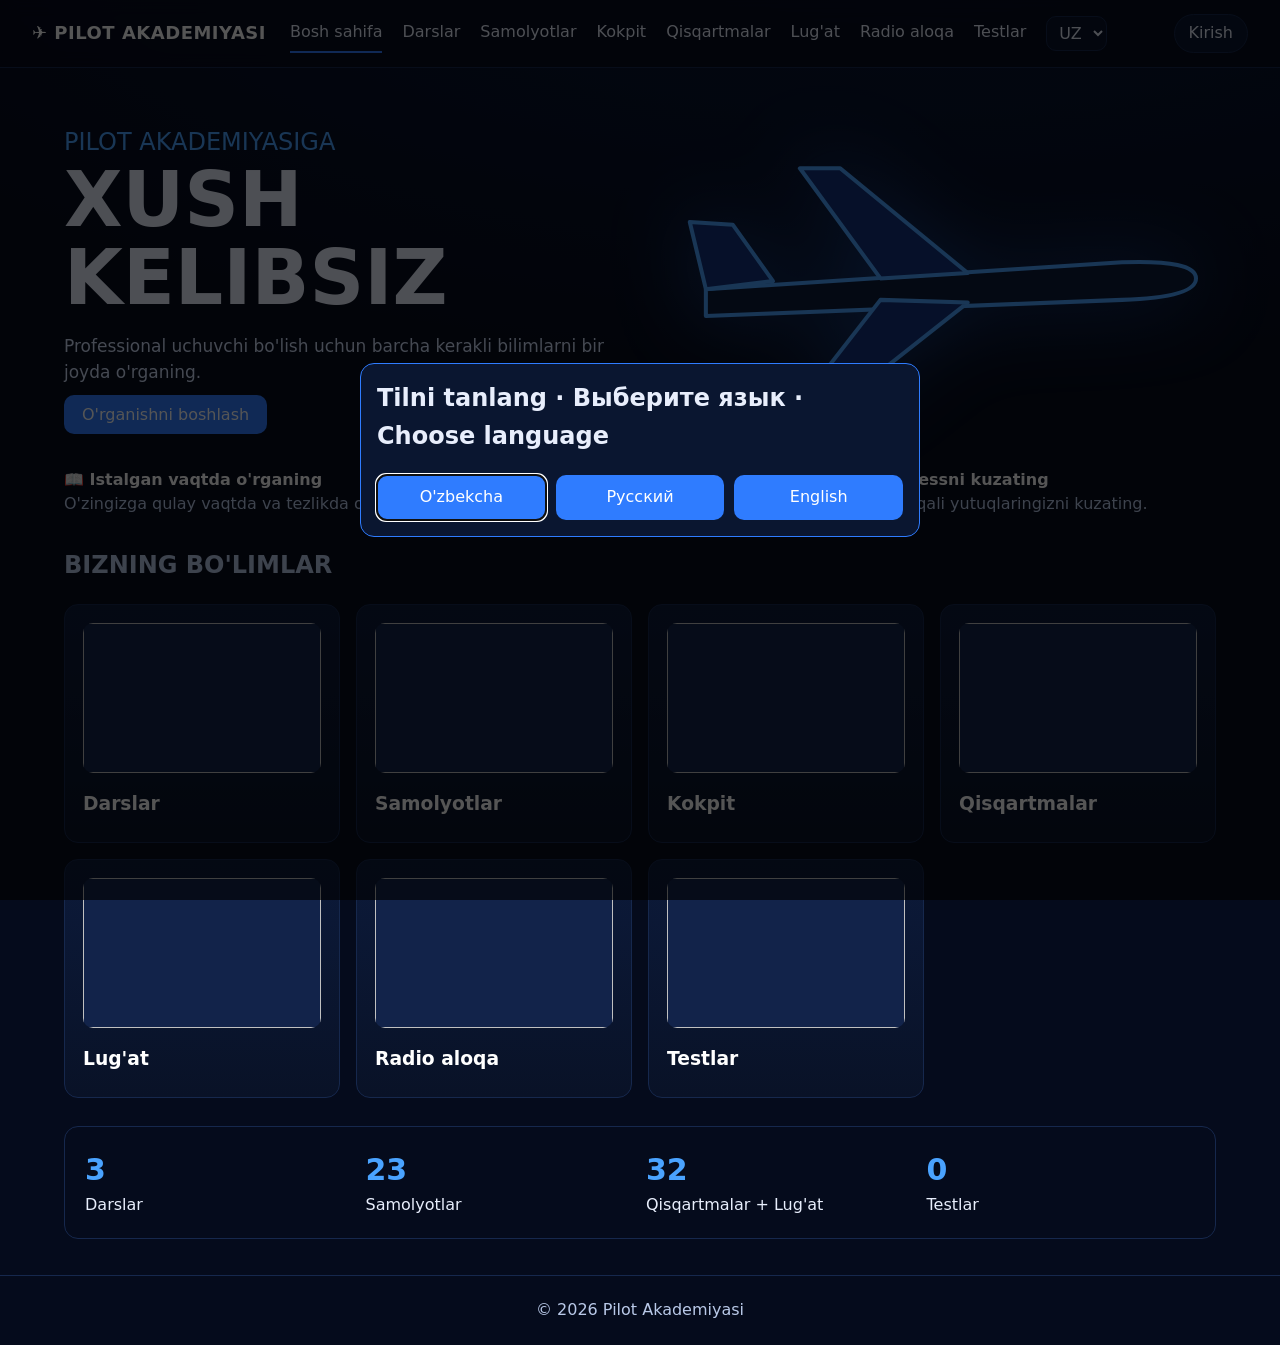
<file: index.html>
<!doctype html><html lang="uz"><meta charset="utf-8"><meta name="viewport" content="width=device-width,initial-scale=1"><link rel="stylesheet" href="style.css"><body><main id="app"></main><script src="app.js"></script><script>
shell();const n=k=>col(k).length;
const IM={darslar:'Flight training',samolyotlar:'Boeing 737',kokpit:'Cockpit',qisqartmalar:'Air traffic control',lugat:'Airport',radio:'Aviation transponder',testlar:'Flight simulator'};
$('#app').innerHTML=`<section class=hero><div><h2>${S('welcome')}</h2><h1>${S('hello')}</h1><p class=intro>${S('intro')}</p><a class=btn href=darslar.html>${S('start')}</a></div>
<svg viewBox="0 0 400 220" fill="none" stroke="#4aa3ff" stroke-width="3" stroke-linejoin="round"><path d="M20 120 L330 100 Q385 98 385 112 Q385 126 330 128 L20 140Z" fill="#0c1a3a"/><path d="M150 112 L90 30 L120 30 L215 108Z M150 128 L90 205 L120 205 L215 130Z" fill="#12307a"/><path d="M20 120 L8 70 L40 72 L70 114Z" fill="#12307a"/></svg></section>
<div class=feat>${[['fp','fd','📖'],['sp','sd','✈'],['tp','td','🏆']].map(f=>`<div><b>${f[2]} ${S(f[0])}</b><span class=muted>${S(f[1])}</span></div>`).join('')}</div>
<h2 class=muted>${S('sections')}</h2><div class=grid>${PAGES.slice(1).map(([p,k])=>`<a class=card href=${p}.html><img class=thumb alt="" data-wi="${IM[p]}"><h3>${S(k)}</h3></a>`).join('')}</div>
<div class=stats><div><b>${n('lessons')}</b>${S('cnt')}</div><div><b>${n('aircraft')}</b>${S('aircraft')}</div><div><b>${n('abbr')+n('lugat')}</b>${S('abbr')} + ${S('gloss')}</div><div><b>${Object.keys(DB.get('res',{})).length}</b>${S('tests')}</div></div>`;fillImgs($('#app'));
</script></body></html>
</file>
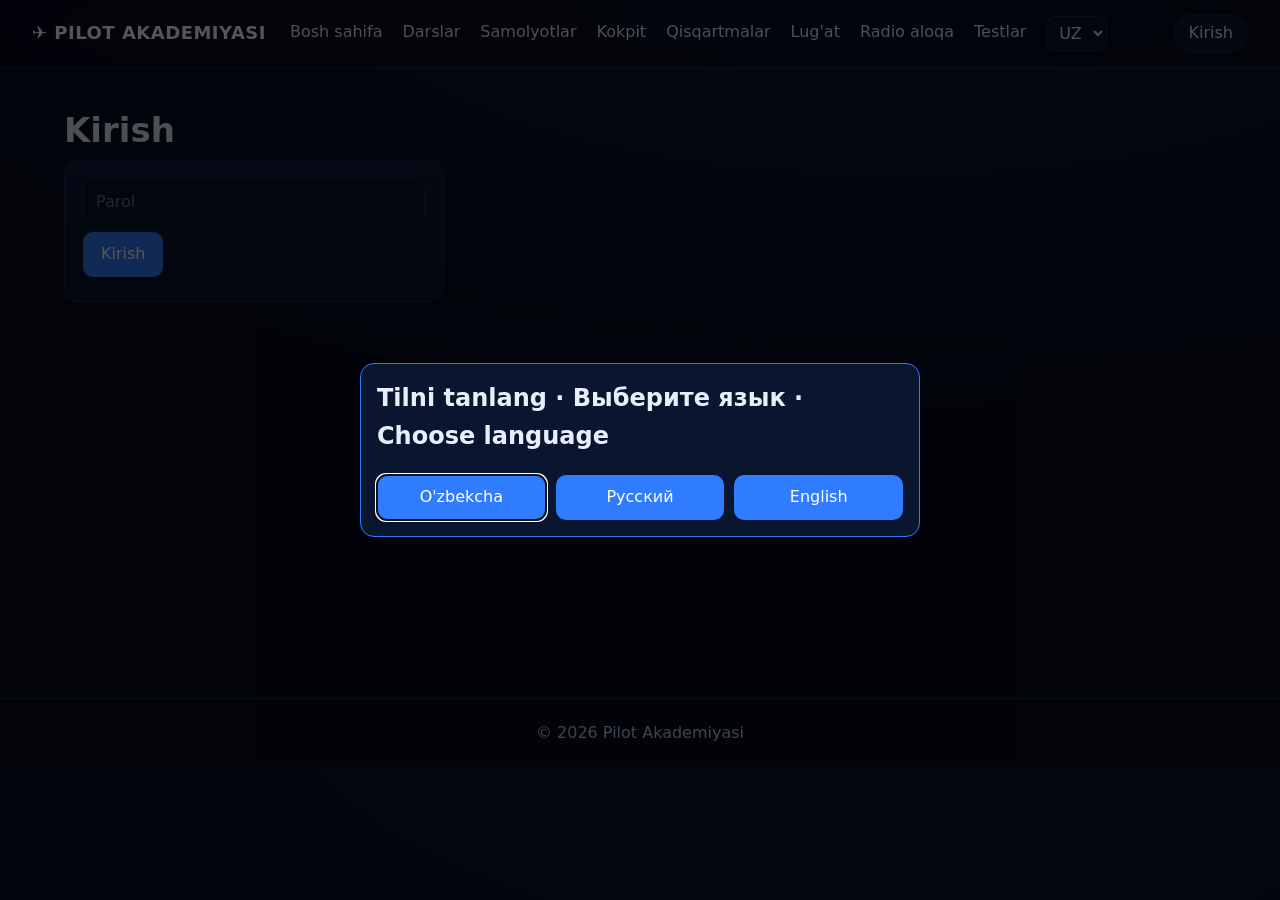
<file: admin.html>
<!doctype html><html lang="uz"><meta charset="utf-8"><meta name="viewport" content="width=device-width,initial-scale=1"><link rel="stylesheet" href="style.css"><body><main id="app"></main><script src="app.js"></script><script>
shell();const v=()=>{$('#app').innerHTML=isAdmin()?`<h1>${S('adm')}</h1><div class=grid>${PAGES.slice(1,7).map(([p,k])=>'<a class=card href='+p+'.html>'+S(k)+'</a>').join('')}</div><p><button id=o class=danger>${S('logout')}</button></p>`:`<h1>${S('login')}</h1><div class=card style="max-width:380px"><input id=p type=password placeholder="${S('pw')}"><p><button id=l>${S('login')}</button></p><p id=m class=bad></p></div>`;
$('#o')&&($('#o').onclick=()=>{DB.set('admin',false);location.href='index.html'});$('#l')&&($('#l').onclick=()=>{if($('#p').value==ADMIN_PASS){DB.set('admin',true);location.reload()}else $('#m').textContent=S('wrong')})};v();
</script></body></html>
</file>
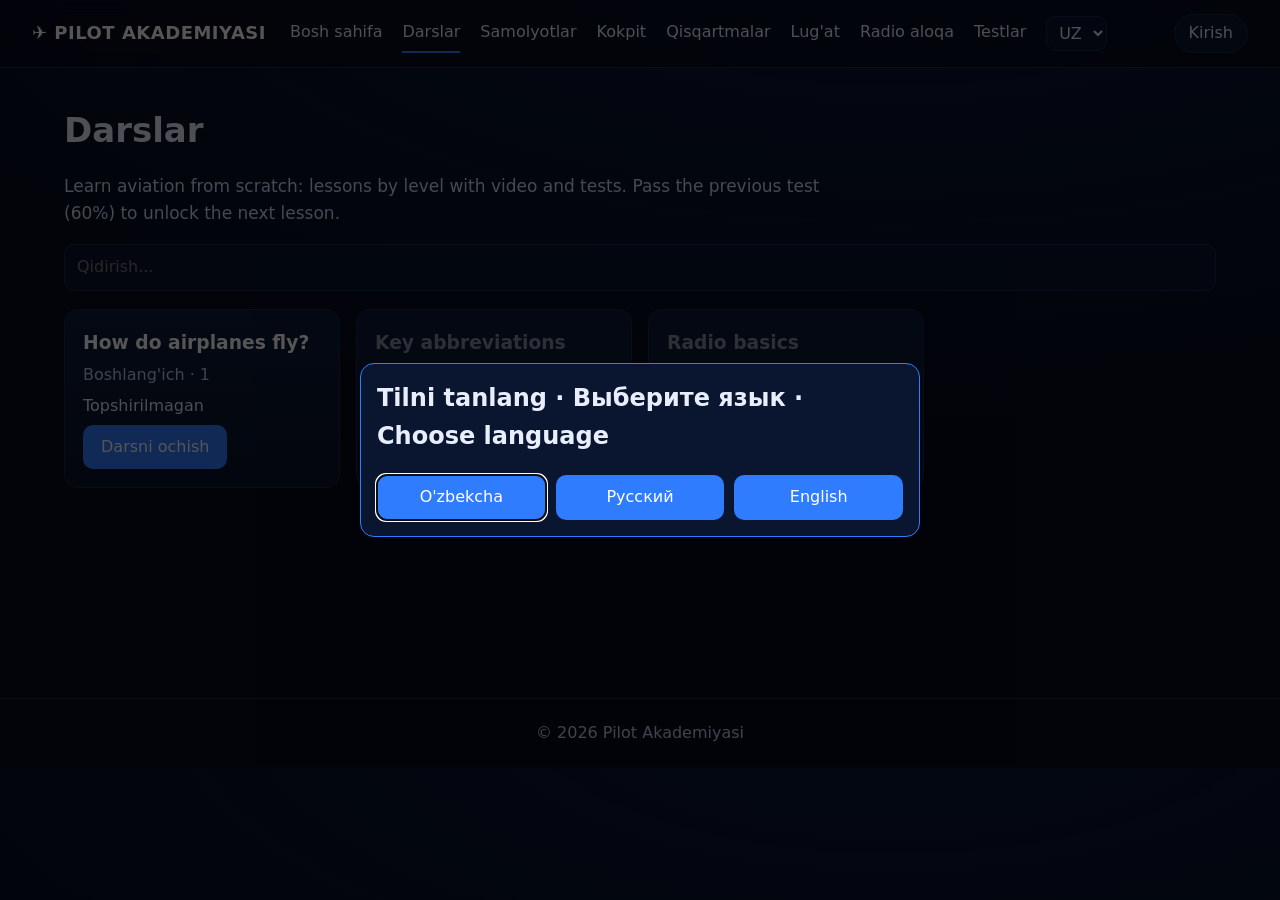
<file: darslar.html>
<!doctype html><html lang="uz"><meta charset="utf-8"><meta name="viewport" content="width=device-width,initial-scale=1"><link rel="stylesheet" href="style.css"><body><main id="app"></main><script src="app.js"></script><script>
const pass=r=>r&&r.s/r.n>=.6,res=()=>DB.get('res',{});
const vid=x=>{const l=x.yt||{},u=l[LG]||l.en||l.uz||l.ru||'',m=u.match(/(?:v=|youtu\.be\/|embed\/)([\w-]{11})/);return m?`<iframe src="https://www.youtube.com/embed/${m[1]}" allowfullscreen loading=lazy></iframe>`:`<p class=muted>${S('novid')}</p>`};
const open=x=>{const qs=quiz(x);$('#app').innerHTML=`<a href=darslar.html>${S('back')}</a><h1>${e(tt(x.t))}</h1><p class=muted>${LV[x.lv][LI]} · ${x.no}</p>${vid(x)}<pre>${e(tt(x.body))}</pre><h2>${S('test')}</h2><form id=f>${qs.map((q,i)=>'<div class=q><b>'+e(q.q)+'</b>'+q.o.map((o,j)=>'<label><input type=radio name=q'+i+' value='+j+'>'+e(o)+'</label>').join('')+'</div>').join('')}<button>${S('res')}</button></form><div id=r></div>`;
$('#f').onsubmit=ev=>{ev.preventDefault();let s=0;qs.forEach((q,i)=>{const c=$('input[name=q'+i+']:checked');if(c&&+c.value==q.a)s++});
const r=res();r[x.id]={s,n:qs.length,d:new Date().toISOString().slice(0,10)};DB.set('res',r);const ok=s/qs.length>=.6;
$('#r').innerHTML='<h2 class='+(ok?'ok':'bad')+'>'+s+' / '+qs.length+' — '+S(ok?'pass':'fail')+'</h2>'}};
listPage({name:'lessons',title:S('lessons'),sub:U("Aviatsiyani noldan o'rganing: darslar daraja bo'yicha ketma-ket, video va testlar bilan. Keyingi dars uchun oldingi testni topshiring (60%).|Изучайте авиацию с нуля: уроки по уровням, с видео и тестами. Для следующего урока сдайте предыдущий тест (60%).|Learn aviation from scratch: lessons by level with video and tests. Pass the previous test (60%) to unlock the next lesson."),
fields:[{k:'lv',l:'Level',o:LV.map((l,i)=>[i,l[LI]])},{k:'no',l:'No.'},{k:'t',l:'Title',i:1},{k:'body',l:'Lesson text',i:1,a:1},{k:'yt',l:'YouTube link',i:1},{k:'qs',l:'Test: Question#A#B#C#D#correct(1-4) per line',i:1,a:1}],
sort:(a,b)=>a.lv-b.lv||a.no-b.no,
card:x=>{const l=sorted(),i=l.findIndex(y=>y.id==x.id),r=res()[x.id],lk=!isAdmin()&&i>0&&!pass(res()[l[i-1].id]);
return '<div class='+(lk?'lock':'')+'><h3>'+e(tt(x.t))+'</h3><span class=muted>'+LV[x.lv][LI]+' · '+x.no+'</span><p>'+(r?'<span class='+(pass(r)?'ok':'bad')+'>'+r.s+'/'+r.n+'</span>':S('notdone'))+'</p>'+(lk?'<span class=muted>'+S('lock')+'</span>':'<button data-o='+x.id+'>'+S('open')+'</button>')+'</div>'},
click:(b,a)=>{if(b.dataset.o)open(a.find(x=>x.id==b.dataset.o))}});
const h=+location.hash.slice(1);if(h){const x=col('lessons').find(x=>x.id==h);x&&open(x)}
</script></body></html>
</file>
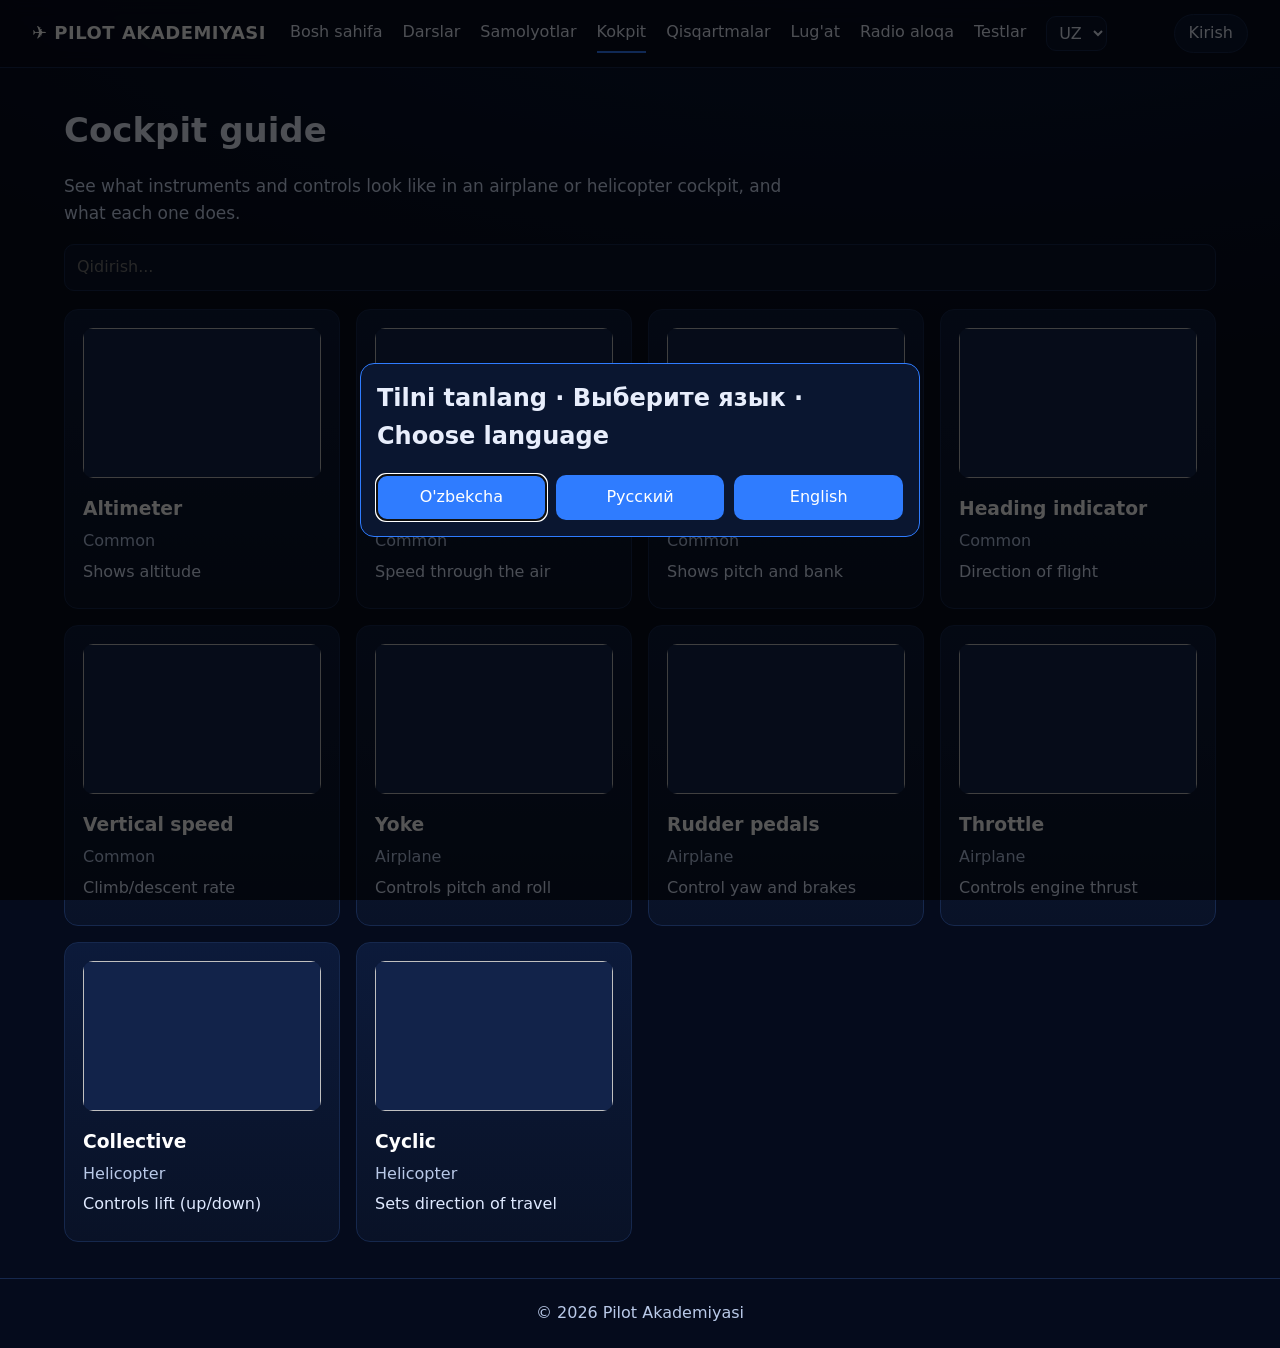
<file: kokpit.html>
<!doctype html><html lang="uz"><meta charset="utf-8"><meta name="viewport" content="width=device-width,initial-scale=1"><link rel="stylesheet" href="style.css"><body><main id="app"></main><script src="app.js"></script><script>
listPage({name:'kokpit',title:U("Kokpit qo'llanmasi|Кабина пилота|Cockpit guide"),sub:U("Samolyot va vertolyot kokpitidagi asboblar va boshqaruv elementlari qanday ko'rinishda ekanini va qanday vazifa bajarishini rasmlar bilan o'rganing.|Узнайте, как выглядят приборы и органы управления в кабине самолёта и вертолёта и за что они отвечают.|See what instruments and controls look like in an airplane or helicopter cockpit, and what each one does."),
fields:[{k:'t',l:'Name',i:1},{k:'m',l:'Function',i:1,a:1},{k:'c',l:'Type',o:[['Common','Common'],['Airplane','Airplane'],['Helicopter','Helicopter']]},{k:'w',l:'Wikipedia title (auto image)'},{k:'img',l:S('imgh'),g:1}],
card:x=>'<img class=thumb alt="" '+(x.img?'src="'+e(x.img)+'"':'data-wi="'+e(x.w)+'"')+'><h3>'+e(tt(x.t))+'</h3><span class=muted>'+e(x.c)+'</span><p>'+e(tt(x.m))+'</p>',after:fillImgs})
</script></body></html>
</file>
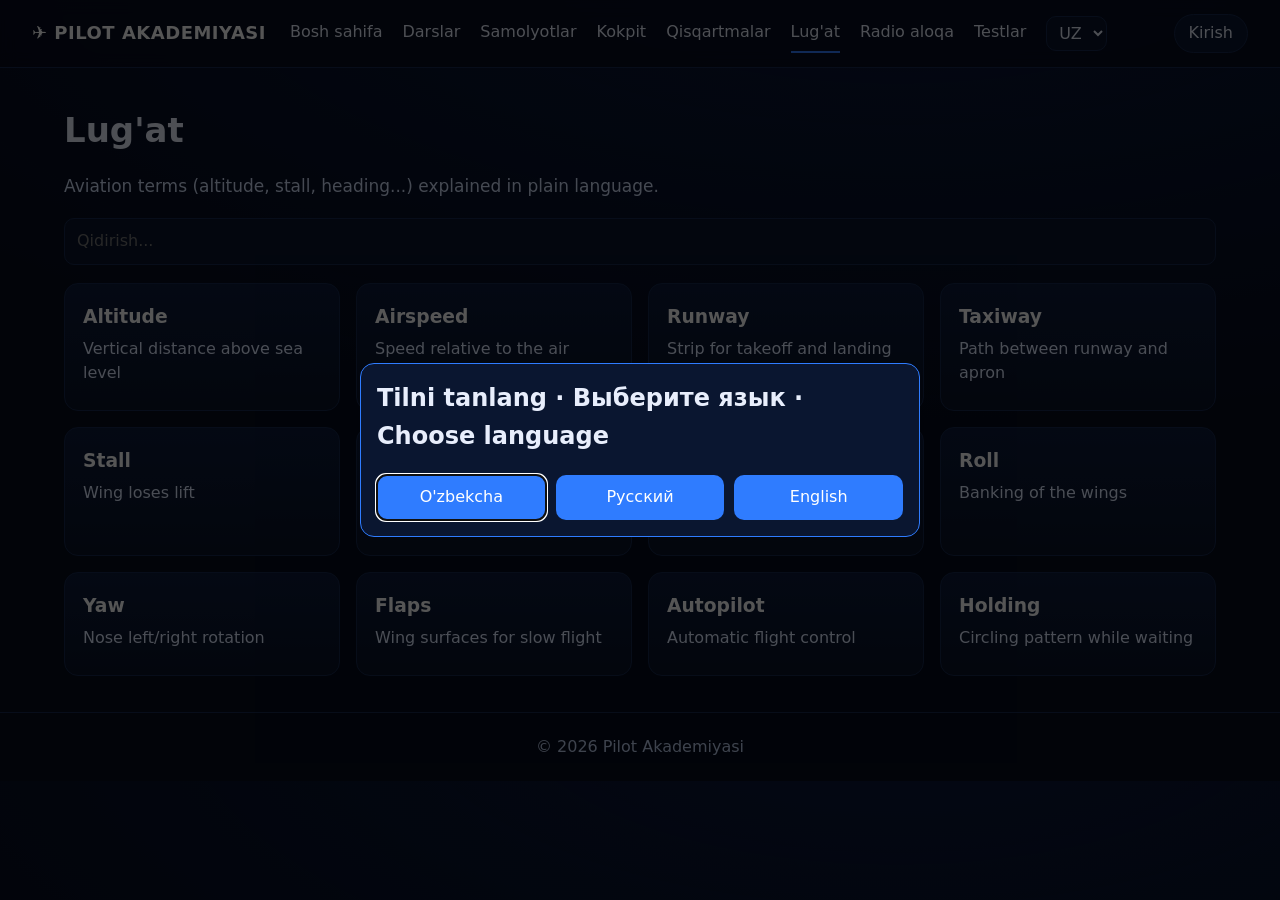
<file: lugat.html>
<!doctype html><html lang="uz"><meta charset="utf-8"><meta name="viewport" content="width=device-width,initial-scale=1"><link rel="stylesheet" href="style.css"><body><main id="app"></main><script src="app.js"></script><script>
listPage({name:'lugat',title:S('gloss'),sub:U("Aviatsiya atamalari (altitude, stall, heading...) oddiy tilda tushuntirilgan.|Авиационные термины (altitude, stall, heading...) простым языком.|Aviation terms (altitude, stall, heading...) explained in plain language."),
fields:[{k:'t',l:'Term'},{k:'m',l:'Definition',i:1,a:1}],card:x=>'<h3>'+e(x.t)+'</h3><p>'+e(tt(x.m))+'</p>'})
</script></body></html>
</file>
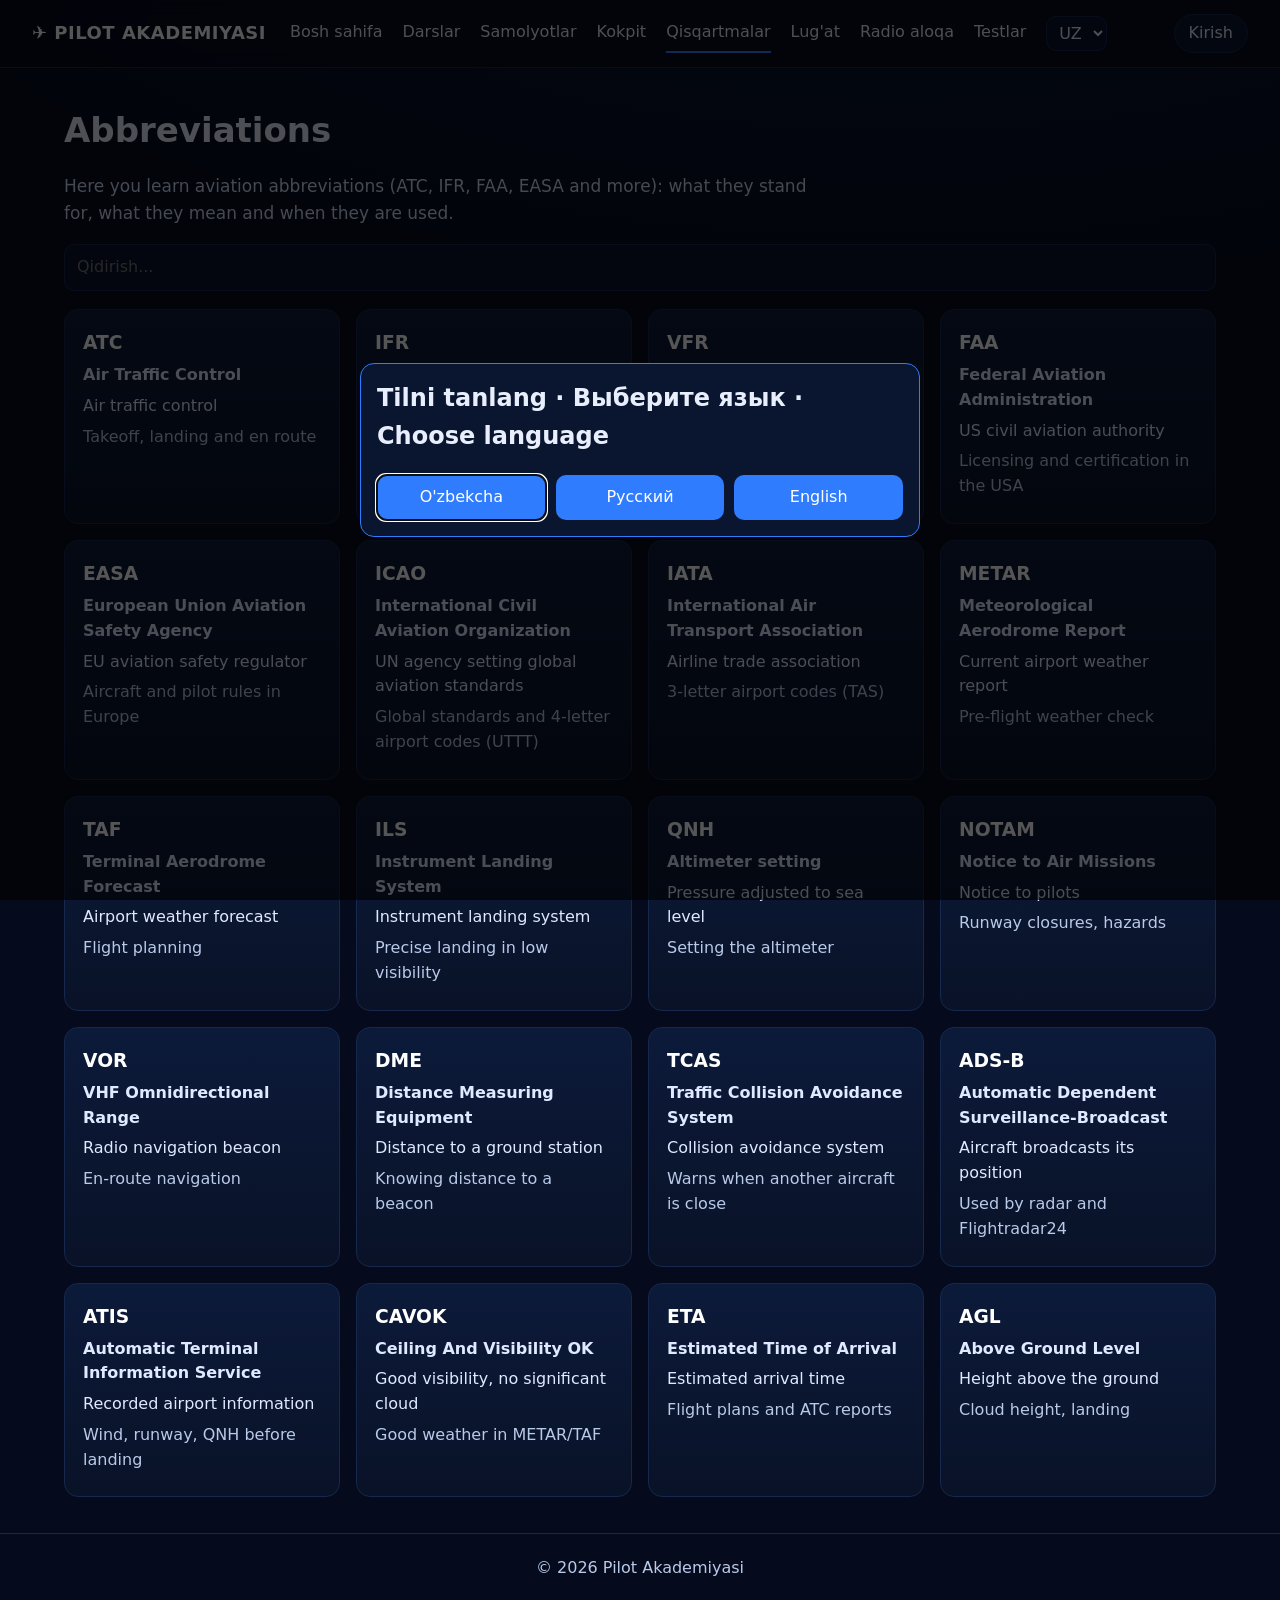
<file: qisqartmalar.html>
<!doctype html><html lang="uz"><meta charset="utf-8"><meta name="viewport" content="width=device-width,initial-scale=1"><link rel="stylesheet" href="style.css"><body><main id="app"></main><script src="app.js"></script><script>
listPage({name:'abbr',title:U("Qisqartmalar|Сокращения|Abbreviations"),sub:U("Bu bo'limda aviatsiyadagi barcha qisqartmalar (ATC, IFR, FAA, EASA va boshqalar), ularning to'liq shakli, ma'nosi va qaysi vaziyatda qo'llanilishi o'rganiladi.|В этом разделе вы изучите авиационные сокращения (ATC, IFR, FAA, EASA и др.): расшифровку, смысл и когда их используют.|Here you learn aviation abbreviations (ATC, IFR, FAA, EASA and more): what they stand for, what they mean and when they are used."),
fields:[{k:'t',l:'Abbreviation'},{k:'f',l:'Full form'},{k:'m',l:'Meaning',i:1},{k:'u',l:'When used',i:1,a:1}],
card:x=>'<h3>'+e(x.t)+'</h3><b>'+e(x.f)+'</b><p>'+e(tt(x.m))+'</p><p class=muted>'+e(tt(x.u))+'</p>'})
</script></body></html>
</file>
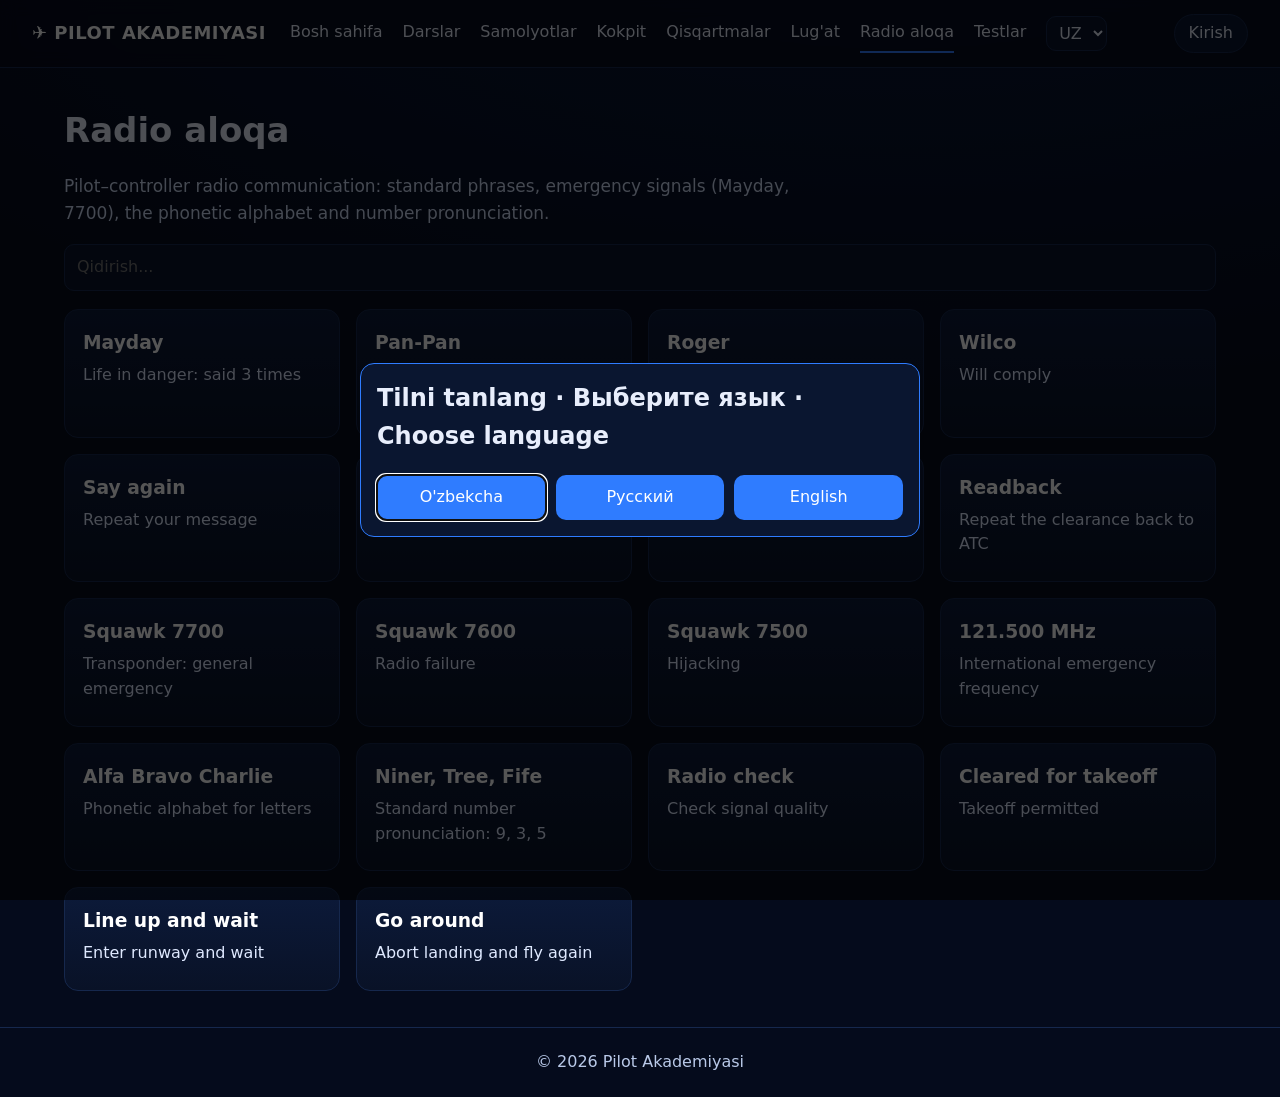
<file: radio.html>
<!doctype html><html lang="uz"><meta charset="utf-8"><meta name="viewport" content="width=device-width,initial-scale=1"><link rel="stylesheet" href="style.css"><body><main id="app"></main><script src="app.js"></script><script>
listPage({name:'radio',title:S('radio'),sub:U("Uchuvchi va dispetcher o'rtasidagi radio aloqa: standart iboralar, favqulodda signallar (Mayday, 7700), fonetik alifbo va raqamlar talaffuzi.|Радиосвязь пилота и диспетчера: стандартные фразы, аварийные сигналы (Mayday, 7700), фонетический алфавит и произношение цифр.|Pilot–controller radio communication: standard phrases, emergency signals (Mayday, 7700), the phonetic alphabet and number pronunciation."),
fields:[{k:'t',l:'Phrase'},{k:'m',l:'Meaning',i:1,a:1}],card:x=>'<h3>'+e(x.t)+'</h3><p>'+e(tt(x.m))+'</p>'})
</script></body></html>
</file>
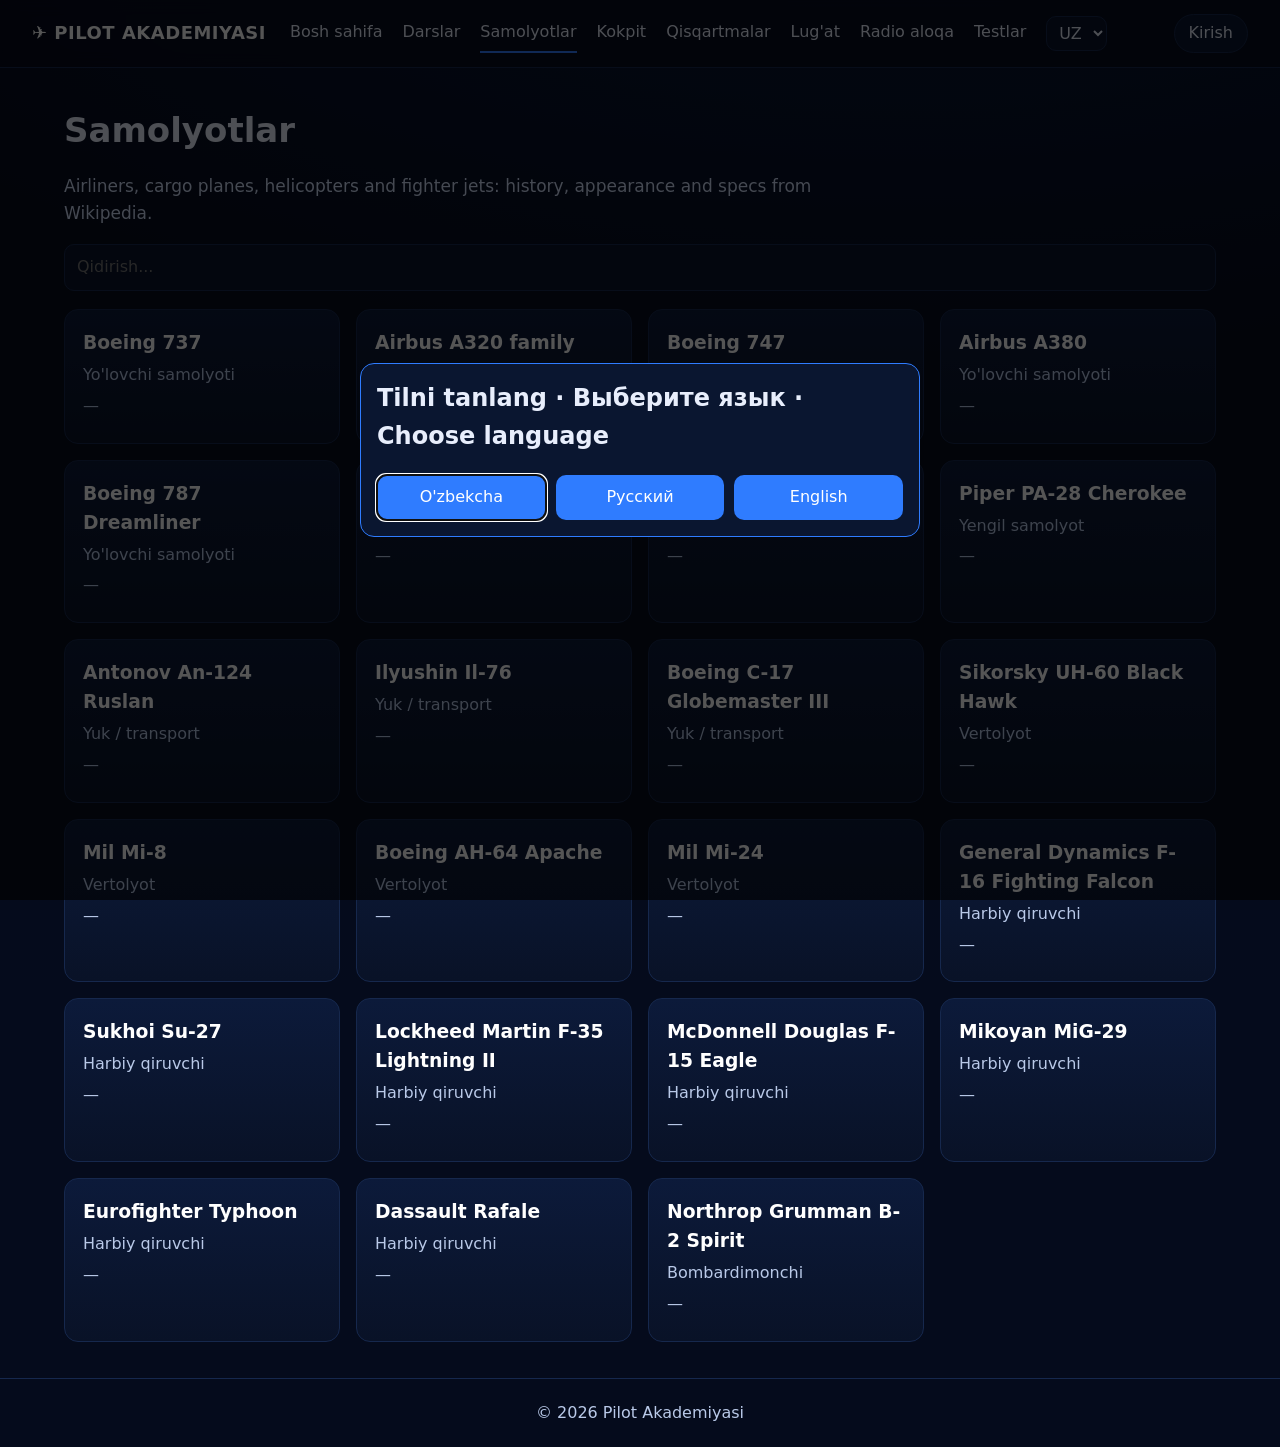
<file: samolyotlar.html>
<!doctype html><html lang="uz"><meta charset="utf-8"><meta name="viewport" content="width=device-width,initial-scale=1"><link rel="stylesheet" href="style.css"><body><main id="app"></main><script src="app.js"></script><script>
listPage({name:'aircraft',title:S('aircraft'),sub:U("Yo'lovchi va yuk samolyotlari, vertolyotlar hamda harbiy qiruvchilarning turlari: tarixi, ko'rinishi va texnik tavsifi Vikipediyadan olinadi.|Пассажирские и грузовые самолёты, вертолёты и истребители: история, внешний вид и характеристики из Википедии.|Airliners, cargo planes, helicopters and fighter jets: history, appearance and specs from Wikipedia."),
fields:[{k:'t',l:'Wikipedia page title (English)'},{k:'c',l:'Category',o:Object.keys(CAT).map(k=>[k,CAT[k][LI]])}],
card:x=>'<div data-w="'+e(x.t)+'"><h3>'+e(x.t)+'</h3><span class=muted>'+e((CAT[x.c]||[])[LI]||x.c)+'</span><p class=muted>…</p></div>',
after:async box=>{for(const d of $$('[data-w]',box)){const j=await wiki(d.dataset.w,[...new Set([LG,'en'])]);if(!j){d.querySelector('p').textContent='—';continue}
d.innerHTML=(j.thumbnail?'<img class=thumb src="'+e(j.thumbnail.source)+'" alt="">':'')+'<h3>'+e(j.title)+'</h3><span class=muted>'+e((CAT[col('aircraft').find(a=>a.t==d.dataset.w)?.c]||[])[LI]||'')+'</span><p>'+e(j.extract)+'</p>'}}})
</script></body></html>
</file>
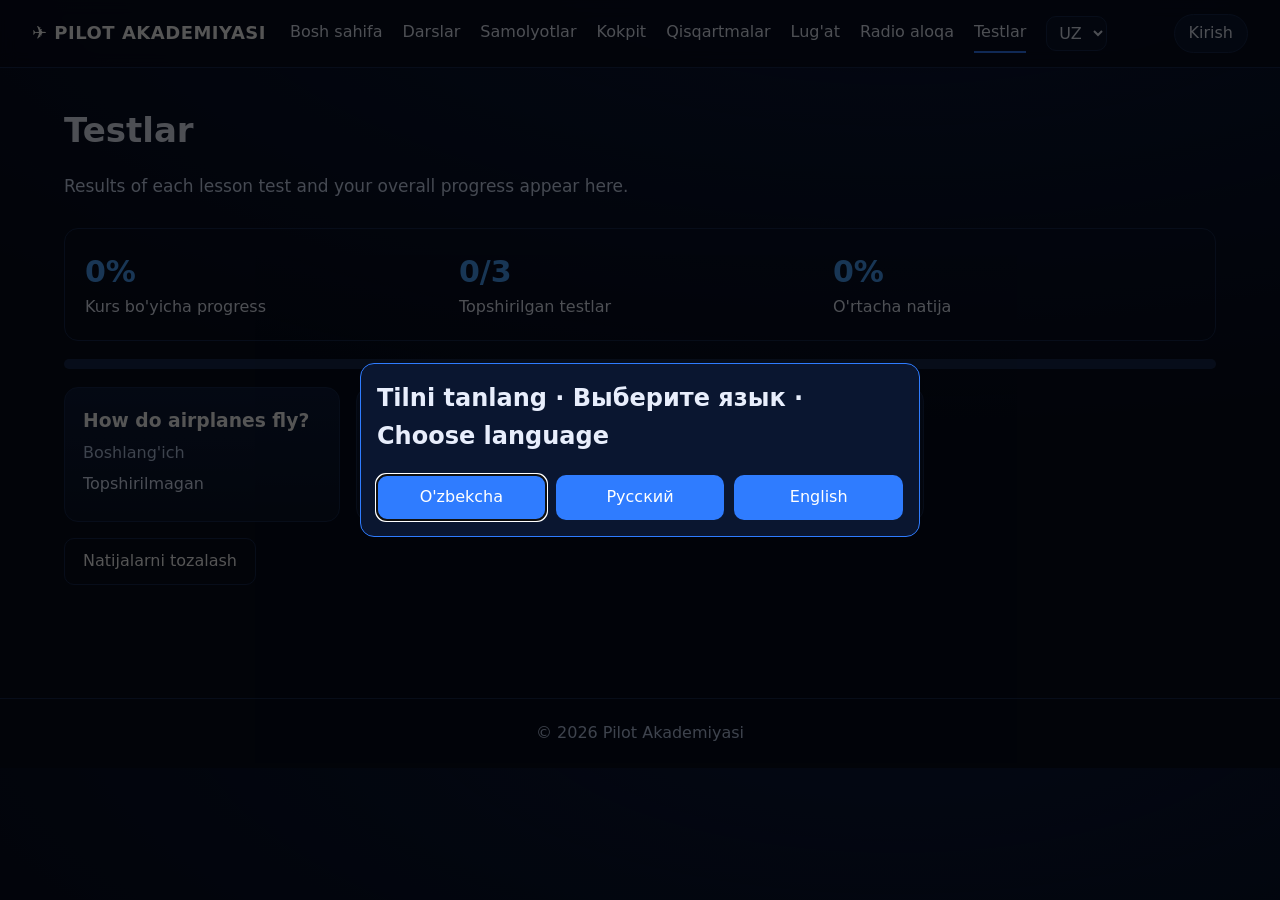
<file: testlar.html>
<!doctype html><html lang="uz"><meta charset="utf-8"><meta name="viewport" content="width=device-width,initial-scale=1"><link rel="stylesheet" href="style.css"><body><main id="app"></main><script src="app.js"></script><script>
shell();const r=DB.get('res',{}),l=sorted(),done=l.filter(x=>r[x.id]),pc=l.length?Math.round(done.length/l.length*100):0;
const avg=done.length?Math.round(done.reduce((a,x)=>a+r[x.id].s/r[x.id].n,0)/done.length*100):0;
$('#app').innerHTML=`<h1>${S('tests')}</h1><p class=intro>${tt(U("Har bir dars oxiridagi test natijalari va umumiy progressingiz shu yerda ko'rinadi.|Здесь результаты тестов после каждого урока и ваш общий прогресс.|Results of each lesson test and your overall progress appear here."))}</p>
<div class=stats><div><b>${pc}%</b>${S('prog')}</div><div><b>${done.length}/${l.length}</b>${S('done')}</div><div><b>${avg}%</b>${S('avg')}</div></div><div class=prog style="margin:18px 0"><i style="width:${pc}%"></i></div>
<div class=grid>${l.map(x=>{const q=r[x.id];return '<a class=card href=darslar.html#'+x.id+'><h3>'+e(tt(x.t))+'</h3><span class=muted>'+LV[x.lv][LI]+'</span><p>'+(q?'<span class='+(q.s/q.n>=.6?'ok':'bad')+'>'+q.s+'/'+q.n+' · '+q.d+'</span>':S('notdone'))+'</p></a>'}).join('')}</div><p><button class=ghost id=rs>${S('reset')}</button></p>`;
$('#rs').onclick=()=>confirm(S('sure'))&&(DB.set('res',{}),location.reload());
</script></body></html>
</file>
<file: style.css>
:root{--bg:#050b1c;--bg2:#0a1630;--line:#16284d;--blue:#2f7cff;--sky:#4aa3ff;--tx:#e8eefc;--mut:#8da2c8}
*{box-sizing:border-box}body{margin:0;background:radial-gradient(1200px 500px at 70% -10%,#12307a55,transparent),var(--bg);color:var(--tx);font:16px/1.55 Inter,system-ui,Segoe UI,sans-serif}
a{color:var(--sky);text-decoration:none}
header{display:flex;align-items:center;gap:24px;padding:14px 32px;border-bottom:1px solid var(--line);position:sticky;top:0;background:#050b1ccc;backdrop-filter:blur(8px);z-index:5;flex-wrap:wrap}
.logo{font-weight:800;letter-spacing:.5px;color:#fff;font-size:18px}
nav{display:flex;gap:6px 20px;flex-wrap:wrap;align-items:center;flex:1}nav a{color:var(--tx);padding:6px 0;border-bottom:2px solid transparent}nav a.on,nav a:hover{border-color:var(--blue)}
nav .pill{margin-left:auto;border:1px solid var(--line);border-radius:20px;padding:6px 14px;background:var(--bg2)}
main{max-width:1200px;margin:0 auto;padding:36px 24px;min-height:70vh}
h1{font-size:34px;margin:0 0 4px}.muted{color:var(--mut)}
.hero{display:grid;grid-template-columns:1.1fr 1fr;gap:24px;align-items:center;padding:20px 0 40px}
.hero h1{font-size:clamp(40px,7vw,76px);line-height:1.02}.hero h2{color:var(--sky);margin:0;font-weight:500;font-size:24px}
.hero svg{width:100%;filter:drop-shadow(0 0 40px #2f7cff66)}
.btn,button{background:var(--blue);color:#fff;border:0;border-radius:10px;padding:10px 18px;font:inherit;cursor:pointer}
button:hover,.btn:hover{background:#4a8dff}button.danger{background:#7a1f2b}button.ghost{background:transparent;border:1px solid var(--line)}
.grid{display:grid;grid-template-columns:repeat(auto-fill,minmax(260px,1fr));gap:16px}
.card{background:linear-gradient(180deg,#0c1a3a,#091227);border:1px solid var(--line);border-radius:14px;padding:18px;display:block;color:var(--tx)}
.card h3{margin:0 0 6px;color:#fff}.card p{margin:6px 0}.card img{width:100%;height:150px;object-fit:cover;border-radius:10px;margin-bottom:8px}
a.card:hover{border-color:var(--blue)}
.bar{display:flex;gap:10px;margin:18px 0}input,select,textarea{background:#08122b;border:1px solid var(--line);color:var(--tx);border-radius:10px;padding:10px 12px;font:inherit;width:100%}
.bar input{flex:1}.stats{display:grid;grid-template-columns:repeat(auto-fit,minmax(160px,1fr));gap:12px;border:1px solid var(--line);border-radius:14px;padding:20px;margin-top:28px}
.stats b{display:block;font-size:30px;color:var(--sky)}
footer{border-top:1px solid var(--line);padding:22px;text-align:center;color:var(--mut)}
dialog{background:var(--bg2);color:var(--tx);border:1px solid var(--blue);border-radius:14px;width:min(560px,92vw)}dialog::backdrop{background:#000a}
dialog label{display:block;margin:10px 0;color:var(--mut)}dialog div{display:flex;gap:10px;margin-top:14px}
.prog{height:10px;background:var(--line);border-radius:6px;overflow:hidden}.prog i{display:block;height:100%;background:var(--blue)}
.lock{opacity:.5}.ok{color:#4ade80}.bad{color:#f87171}pre{white-space:pre-wrap;font:inherit}
.q{border:1px solid var(--line);border-radius:12px;padding:14px;margin:12px 0}.q label{display:block;padding:4px 0;color:var(--tx)}.q input{width:auto;margin-right:8px}
@media(max-width:800px){.hero{grid-template-columns:1fr}header{padding:12px 16px}}
:root{--mut:#b9c9e8}.card p,.card span,.card b{color:#dfe9ff}.card .muted,.muted{color:#b9c9e8}.intro{color:#cfdcf6;max-width:760px;font-size:17px}
.thumb{width:100%;height:140px;object-fit:cover;border-radius:10px;margin-bottom:10px;background:#12234a}
.feat{display:grid;grid-template-columns:repeat(auto-fit,minmax(220px,1fr));gap:16px;margin:0 0 30px}.feat b{display:block;color:#fff}
nav select{width:auto;padding:6px 8px}dialog h2{margin-top:0}dialog button[data-l]{flex:1}
iframe{width:100%;aspect-ratio:16/9;border:0;border-radius:12px;margin:12px 0}
</file>
